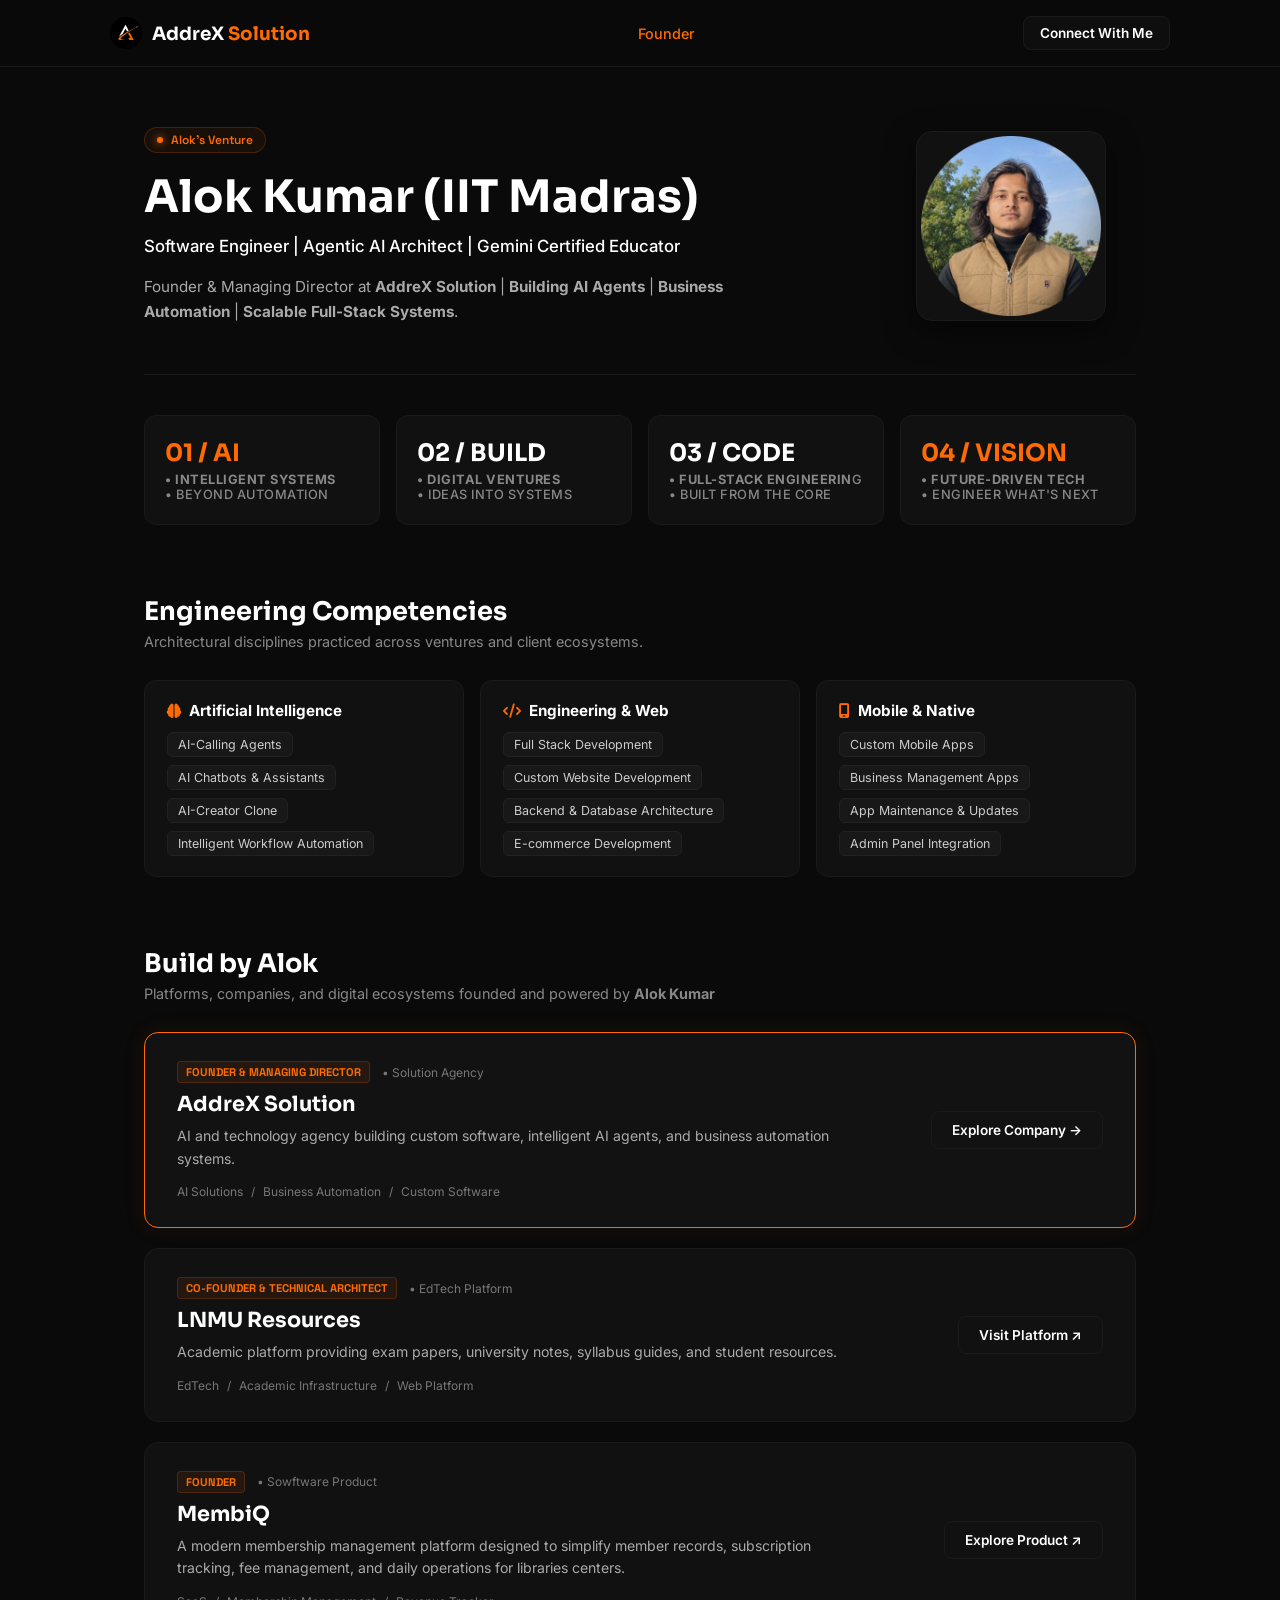
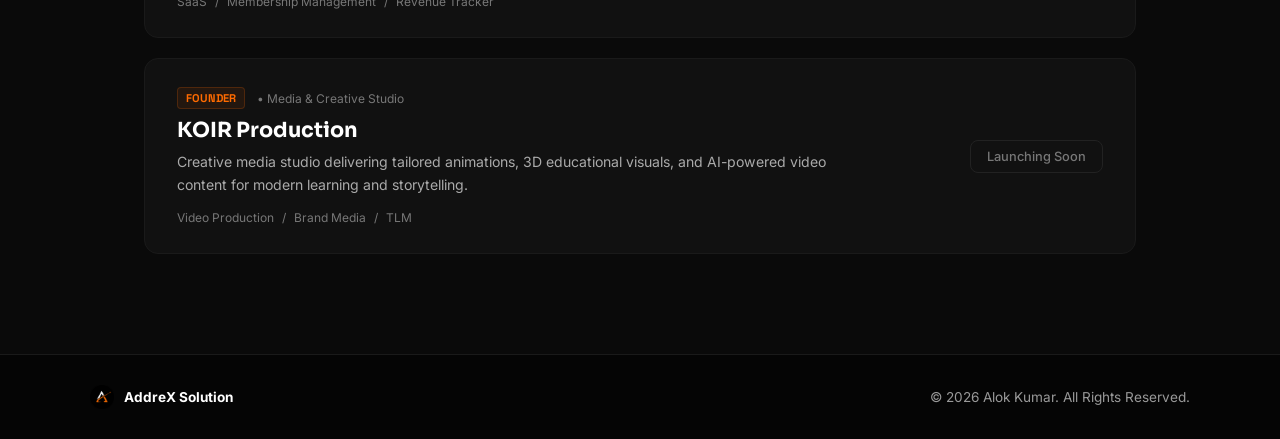
<file: founder.html>
<!DOCTYPE html>
<html lang="en">
<head>
    <meta charset="UTF-8">
    <meta name="viewport" content="width=device-width, initial-scale=1.0">
    <title>Alok Kumar — Founder & Architect | AddreX Ecosystem</title>
    <!-- Fonts -->
    <link rel="preconnect" href="https://fonts.googleapis.com">
    <link rel="preconnect" href="https://fonts.gstatic.com" crossorigin>
    <link href="https://fonts.googleapis.com/css2?family=Inter:wght@400;500;600;700&family=Sora:wght@600;700;800&family=Space+Grotesk:wght@500;700&display=swap" rel="stylesheet">
    <!-- FontAwesome -->
    <link rel="stylesheet" href="https://cdnjs.cloudflare.com/ajax/libs/font-awesome/6.4.0/css/all.min.css">
    <!-- Stylesheet -->
    <link rel="stylesheet" href="style.css">
    
    <style>
        /* ==========================================================================
            EXECUTIVE FOUNDER SUITE STYLING
            ========================================================================== */
        .founder-page-wrap {
            max-width: 1040px;
            margin: 0 auto;
            padding: 60px 24px 100px;
        }

        /* 1. HERO EXECUTIVE SPLIT */
        .exec-hero {
            display: grid;
            grid-template-columns: 1fr 220px;
            gap: 50px;
            align-items: center;
            padding-bottom: 50px;
            border-bottom: 1px solid var(--border, #222);
        }
        .exec-left .status-pill {
            display: inline-flex;
            align-items: center;
            gap: 8px;
            font-family: var(--font-space, 'Space Grotesk', sans-serif);
            font-size: 0.75rem;
            color: #ff6b00;
            background: rgba(255, 107, 0, 0.06);
            border: 1px solid rgba(255, 107, 0, 0.2);
            padding: 4px 12px;
            border-radius: 100px;
            margin-bottom: 20px;
            font-weight: 600;
        }
        .status-pill .dot {
            width: 6px;
            height: 6px;
            background: #ff6b00;
            border-radius: 50%;
            box-shadow: 0 0 8px #ff6b00;
        }
        .exec-name {
            font-family: 'Sora', sans-serif;
            font-size: 2.8rem;
            font-weight: 700;
            line-height: 1.1;
            margin-bottom: 14px;
            color: #fff;
        }
        .exec-title {
            font-size: 1.05rem;
            color: #fff;
            font-weight: 500;
            margin-bottom: 18px;
        }
        .exec-bio {
            color: #aaa;
            font-size: 0.95rem;
            line-height: 1.65;
            max-width: 650px;
        }
        .exec-right {
            text-align: center;
        }
        .exec-avatar {
            width: 190px;
            height: 190px;
            border-radius: 16px;
            border: 1px solid var(--border, #222);
            padding: 4px;
            background: #111;
            box-shadow: 0 10px 30px rgba(0,0,0,0.5);
        }
        .exec-avatar img {
            width: 100%;
            height: 100%;
            border-radius: 12px;
            object-fit: cover;
        }

        /* 2. STATS & CREDENTIALS MATRIX */
        .stats-grid {
            display: grid;
            grid-template-columns: repeat(4, 1fr);
            gap: 16px;
            margin: 40px 0 70px;
        }
        .stat-card {
            background: #111;
            border: 1px solid var(--border, #222);
            padding: 22px 20px;
            border-radius: 12px;
            transition: border-color 0.2s;
        }
        .stat-card:hover {
            border-color: #333;
        }
        .stat-number {
            font-family: 'Sora', sans-serif;
            font-size: 1.5rem;
            font-weight: 700;
            color: #fff;
            margin-bottom: 4px;
        }
        .stat-number.accent {
            color: #ff6b00;
        }
        .stat-label {
            color: #888;
            font-size: 0.8rem;
            font-weight: 500;
            text-transform: uppercase;
            letter-spacing: 0.5px;
        }

        /* 3. CORE TECHNICAL EXPERTISE */
        .section-header-block {
            margin-bottom: 30px;
        }
        .section-header-block h2 {
            font-family: 'Sora', sans-serif;
            font-size: 1.6rem;
            margin-bottom: 6px;
            color: #fff;
        }
        .section-header-block p {
            color: #888;
            font-size: 0.9rem;
        }

        .skills-matrix {
            display: grid;
            grid-template-columns: repeat(3, 1fr);
            gap: 16px;
            margin-bottom: 70px;
        }
        .skill-group {
            background: #111;
            border: 1px solid var(--border, #222);
            padding: 20px 22px;
            border-radius: 12px;
        }
        .skill-group h4 {
            font-size: 0.95rem;
            color: #fff;
            margin-bottom: 12px;
            display: flex;
            align-items: center;
            gap: 8px;
        }
        .skill-group h4 i {
            color: #ff6b00;
            font-size: 0.9rem;
        }
        .skill-tags {
            display: flex;
            flex-wrap: wrap;
            gap: 8px;
        }
        .skill-tag {
            background: #181818;
            color: #ccc;
            font-size: 0.78rem;
            padding: 4px 10px;
            border-radius: 6px;
            border: 1px solid #222;
        }

        /* 4. VENTURES & PLATFORMS (ECOSYSTEM) */
        .ventures-list {
            display: flex;
            flex-direction: column;
            gap: 20px;
        }
        .venture-item {
            background: #111;
            border: 1px solid var(--border, #222);
            border-radius: 14px;
            padding: 28px 32px;
            display: grid;
            grid-template-columns: 1fr auto;
            gap: 24px;
            align-items: center;
            transition: all 0.2s ease;
        }
        .venture-item:hover {
            border-color: rgba(255, 107, 0, 0.4);
            background: #141414;
            transform: translateY(-2px);
        }
        .venture-item.highlight-venture {
            border: 1.5px solid #ff6b00;
            background: #121212;
            box-shadow: 0 0 25px rgba(255, 107, 0, 0.08);
        }
        .venture-meta {
            display: flex;
            align-items: center;
            gap: 12px;
            margin-bottom: 8px;
        }
        .venture-role-badge {
            font-family: var(--font-space, 'Space Grotesk', sans-serif);
            font-size: 0.7rem;
            font-weight: 700;
            color: #ff6b00;
            background: rgba(255, 107, 0, 0.08);
            border: 1px solid rgba(255, 107, 0, 0.2);
            padding: 3px 8px;
            border-radius: 4px;
            text-transform: uppercase;
        }
        .venture-title {
            font-family: 'Sora', sans-serif;
            font-size: 1.3rem;
            color: #fff;
            margin-bottom: 8px;
        }
        .venture-desc {
            color: #aaa;
            font-size: 0.88rem;
            line-height: 1.6;
            margin-bottom: 14px;
            max-width: 680px;
        }
        .venture-stack {
            display: flex;
            gap: 8px;
            align-items: center;
        }
        .stack-dot {
            font-size: 0.75rem;
            color: #777;
        }
        .venture-btn {
            padding: 10px 20px;
            border-radius: 8px;
            background: transparent;
            color: #fff;
            border: 1px solid var(--border, #222);
            text-decoration: none;
            font-size: 0.85rem;
            font-weight: 600;
            white-space: nowrap;
            transition: all 0.2s;
        }
        .venture-btn:hover {
            border-color: #ff6b00;
            color: #ff6b00;
        }
        .status-tag {
            font-size: 0.8rem;
            color: #777;
            font-weight: 500;
            padding: 8px 16px;
            border: 1px solid #222;
            border-radius: 8px;
        }

        /* RESPONSIVE */
        /* @media (max-width: 860px) {
            .exec-hero { grid-template-columns: 1fr; text-align: left; gap: 30px; }
            .exec-right { text-align: left; }
            .exec-avatar { width: 140px; height: 140px; }
            .stats-grid { grid-template-columns: repeat(2, 1fr); }
            .skills-matrix { grid-template-columns: 1fr; }
            .venture-item { grid-template-columns: 1fr; }
        } */
         /* RESPONSIVE FIX FOR MOBILE */
    @media (max-width: 860px) {
        .exec-hero { 
            grid-template-columns: 1fr; 
            text-align: center; /* Saara text center ho jayega */
            gap: 30px; 
        }
        .exec-left {
            display: flex;
            flex-direction: column;
            align-items: center; /* Text aur status pill center mein aa jayenge */
        }
        .exec-bio {
            text-align: center;
        }
        .exec-right { 
            text-align: center; 
            display: flex;
            justify-content: center;
        }
        .exec-avatar { 
            width: 160px; 
            height: 160px; 
            margin: 0 auto; /* Photo bilkul beech (center) mein aa jayegi */
        }
        .stats-grid { 
            grid-template-columns: repeat(2, 1fr); 
        }
        .skills-matrix { 
            grid-template-columns: 1fr; 
        }
        .venture-item { 
            grid-template-columns: 1fr; 
        }
    }
    </style>
</head>
<body>

    <!-- NAVBAR -->
    <nav class="navbar">
        <div class="nav-container">
            <a href="index.html" class="logo-area">
                <img src="logowithouname.png" alt="AddreX Logo" class="nav-logo">
                <span class="brand-name">AddreX <span class="accent">Solution</span></span>
            </a>
            <div class="nav-links">
                <!-- <a href="index.html">Home</a> -->
                <!-- <a href="index.html#plans">Plans</a> -->
                <!-- <a href="index.html#expertise">Expertise</a> -->
                <a href="founder.html" style="color: #ff6b00;">Founder</a>
                <!-- <a href="index.html#contact">Contact</a> -->
            </div>
            <a href="mailto:contact.alokkumar.in@gmail.com" class="nav-btn">Connect With Me</a>
        </div>
    </nav>

    <!-- MAIN FOUNDER EXECUTIVE VIEW -->
    <main class="founder-page-wrap">
        
        <!-- 1. EXECUTIVE HEADER -->
        <header class="exec-hero">
            <div class="exec-left">
                <div class="status-pill">
                    <span class="dot"></span>Alok's Venture
                </div>
                <h1 class="exec-name">Alok Kumar (IIT Madras)</h1>
                <p class="exec-title">
                Software Engineer | Agentic AI Architect | Gemini Certified Educator 
                </p>
                <p class="exec-bio">
                    Founder & Managing Director at <b>AddreX Solution</b> | <b>Building AI Agents</b> | <b>Business Automation</b> | <b>Scalable Full-Stack Systems</b>.
                </p>
            </div>
            <div class="exec-right">
                <div class="exec-avatar">
                    <!-- Updated Founder Image Name: foundermore.png -->
                    <img src="foundermore.png" alt="Alok Kumar">
                </div>
            </div>
        </header>

        <!-- 2. HIGH-IMPACT CREDENTIALS & METRICS -->
        <section class="stats-grid">
            <div class="stat-card">
                <div class="stat-number accent">01 / AI</div>
                <div class="stat-label"><b> • Intelligent Systems</b></div>
                <div class="stat-label"> • BEYOND AUTOMATION</div>
            </div>
            <div class="stat-card">
                <div class="stat-number">02 / BUILD</div>
                <div class="stat-label"><b>• Digital Ventures</b></div>
                <div class="stat-label">• IDEAS INTO SYSTEMS</div>
            </div>
            <div class="stat-card">
                <div class="stat-number">03 / CODE</div>
                <div class="stat-label"><b>• Full-Stack Engineerin</b>g</div>
                <div class="stat-label">• BUILT FROM THE CORE</div>
            </div>
            <div class="stat-card">
                <div class="stat-number accent">04 / VISION</div>
                <div class="stat-label"><b>• Future-Driven Tech</b></div>
                <div class="stat-label">• ENGINEER WHAT'S NEXT</div>
            </div>
        </section>

        <!-- 3. TECHNICAL MATRIX -->
        <section>
            <div class="section-header-block">
                <h2>Engineering Competencies</h2>
                <p>Architectural disciplines practiced across ventures and client ecosystems.</p>
            </div>
            <div class="skills-matrix">
                <div class="skill-group">
                    <h4><i class="fa-solid fa-brain"></i> Artificial Intelligence</h4>
                    <div class="skill-tags">
                        <span class="skill-tag">AI-Calling Agents</span>
                        <span class="skill-tag">AI Chatbots & Assistants</span>
                        <span class="skill-tag">AI-Creator Clone</span>
                        <span class="skill-tag">Intelligent Workflow Automation</span>
                    </div>
                </div>
                <div class="skill-group">
                    <h4><i class="fa-solid fa-code"></i> Engineering & Web</h4>
                    <div class="skill-tags">
                        <span class="skill-tag">Full Stack Development</span>
                        <span class="skill-tag">Custom Website Development</span>
                        <span class="skill-tag">Backend & Database Architecture</span>
                        <span class="skill-tag">E-commerce Development</span>
                    </div>
                </div>
                <div class="skill-group">
                    <h4><i class="fa-solid fa-mobile-screen"></i> Mobile & Native</h4>
                    <div class="skill-tags">
                        <span class="skill-tag">Custom Mobile Apps</span>
                        <span class="skill-tag">Business Management Apps</span>
                        <span class="skill-tag">App Maintenance & Updates</span>
                        <span class="skill-tag">Admin Panel Integration</span>
                    </div>
                </div>
            </div>
        </section>

        <!-- 4. VENTURE ECOSYSTEM -->
        <section>
            <div class="section-header-block">
                <h2>Build by Alok</h2>
                <p>Platforms, companies, and digital ecosystems founded and powered by <b>Alok Kumar</b></p>
            </div>

            <div class="ventures-list">
    <!-- Venture 1: AddreX Solution -->
                <div class="venture-item highlight-venture">
                    <div>
                        <div class="venture-meta">
                            <span class="venture-role-badge">Founder & Managing Director</span>
                            <span class="stack-dot">• Solution Agency</span>
                        </div>
                        <h3 class="venture-title">AddreX Solution</h3>
                        <p class="venture-desc">
                        AI and technology agency building custom software, intelligent AI agents, and business automation systems.    
                        </p>
                        <div class="venture-stack">
                            <span class="stack-dot">AI Solutions</span>
                            <span class="stack-dot">/</span>
                            <span class="stack-dot">Business Automation</span>
                            <span class="stack-dot">/</span>
                            <span class="stack-dot">Custom Software</span>
                        </div>
                    </div>
                    <a href="index.html" class="venture-btn">Explore Company →</a>
                </div>

                <!-- Venture 2: LNMU Resources -->
                <div class="venture-item">
                    <div>
                        <div class="venture-meta">
                            <span class="venture-role-badge">Co-Founder & Technical Architect</span>
                            <span class="stack-dot">• EdTech Platform</span>
                        </div>
                        <h3 class="venture-title">LNMU Resources</h3>
                        <p class="venture-desc">
                        Academic platform providing exam papers, university notes, syllabus guides, and student resources.    
                        </p>
                        <div class="venture-stack">
                            <span class="stack-dot">EdTech</span>
                            <span class="stack-dot">/</span>
                            <span class="stack-dot">Academic Infrastructure</span>
                            <span class="stack-dot">/</span>
                            <span class="stack-dot">Web Platform</span>
                        </div>
                    </div>
                    <a href="https://lnmuresources.online" target="_blank" class="venture-btn">Visit Platform ↗</a>
                </div>


<!-- #membiq section adding code  -->
                <!-- Venture : Membiq(SAAS product for library management system) -->
                <div class="venture-item">
                    <div>
                        <div class="venture-meta">
                            <span class="venture-role-badge">Founder</span>
                            <span class="stack-dot">• Sowftware Product</span>
                        </div>
                        <h3 class="venture-title">MembiQ</h3>
                        <p class="venture-desc">
                        A modern membership management platform designed
                        to simplify member records, subscription tracking,
                        fee management, and daily operations for libraries
                        centers.    
                        </p>
                        <div class="venture-stack">
                            <span class="stack-dot">SaaS</span>
                            <span class="stack-dot">/</span>
                            <span class="stack-dot">Membership Management</span>
                            <span class="stack-dot">/</span>
                            <span class="stack-dot">Revenue Tracker</span>
                        </div>
                    </div>
                    <a href="https://alokkumariitm.github.io/membiq_website_code/" target="_blank" class="venture-btn">Explore Product ↗</a>
                </div>

                <!-- Venture 3: KOIR Production -->
                <div class="venture-item">
                    <div>
                        <div class="venture-meta">
                            <span class="venture-role-badge">Founder</span>
                            <span class="stack-dot">• Media & Creative Studio</span>
                        </div>
                        <h3 class="venture-title">KOIR Production</h3>
                        <p class="venture-desc">
                        Creative media studio delivering tailored animations, 3D educational visuals, and AI-powered video content for modern learning and storytelling.    
                        </p>
                        <div class="venture-stack">
                            <span class="stack-dot">Video Production</span>
                            <span class="stack-dot">/</span>
                            <span class="stack-dot">Brand Media</span>
                            <span class="stack-dot">/</span>
                            <span class="stack-dot">TLM</span>
                        </div>
                    </div>
                    <span class="status-tag">Launching Soon</span>
                </div>
            </div>
        </section>

    </main>

    <!-- MINIMAL EXECUTIVE FOOTER -->
    <footer class="footer">
        <div class="footer-wrap">
            <div class="f-left">
                <img src="logowithouname.png" alt="Logo">
                <span><strong>AddreX Solution</strong></span>
            </div>
            <p>&copy; 2026 Alok Kumar. All Rights Reserved.</p>
            
        </div>
    </footer>

</body>
</html>
</file>
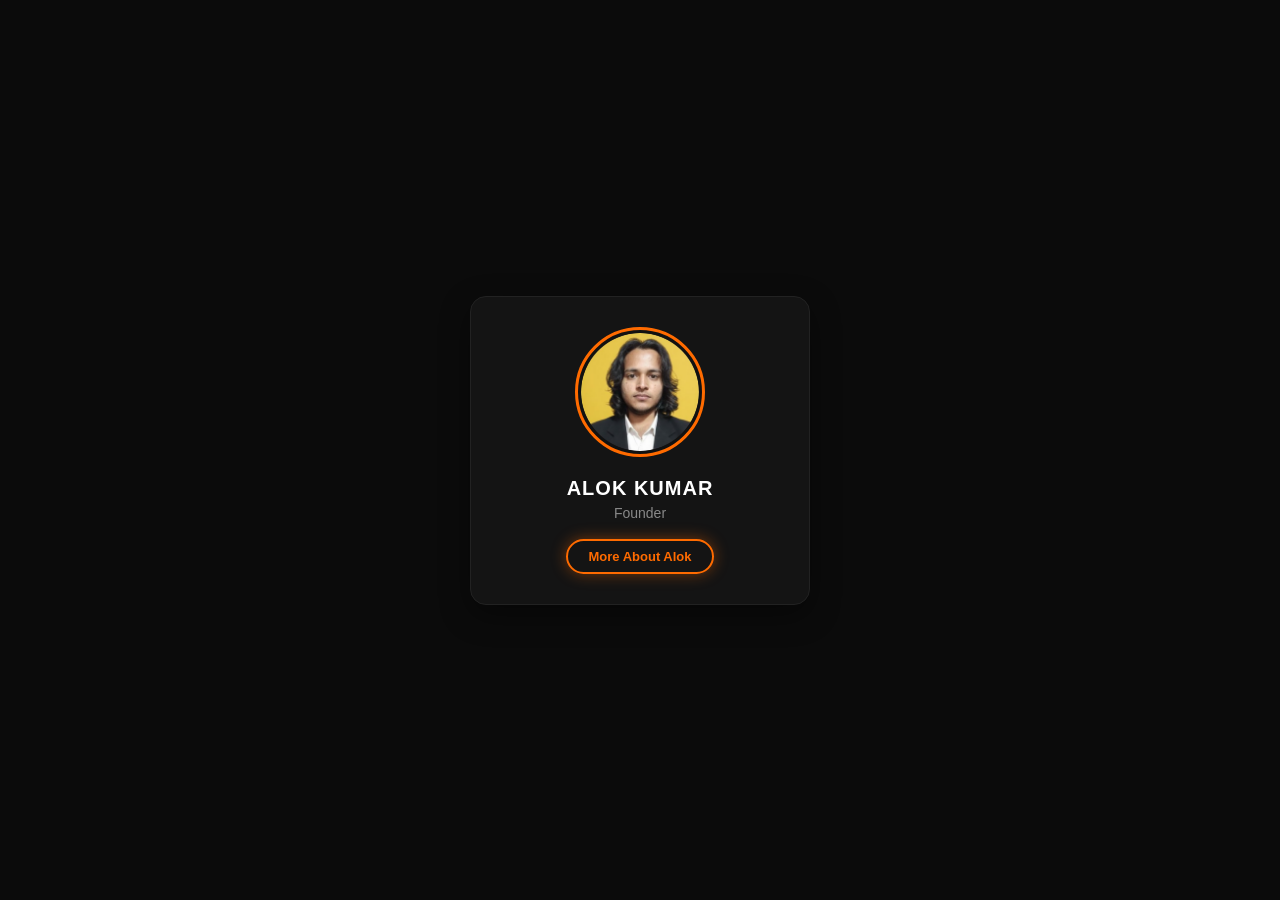
<file: moreaboutcard.html>
<!DOCTYPE html>
<html lang="en">
<head>
    <meta charset="UTF-8">
    <meta name="viewport" content="width=device-width, initial-scale=1.0">
    <title>More About Alok</title>
    <!-- CSS file link -->
    <link rel="stylesheet" href="moreaboutcard.css">
    <!-- FontAwesome icons link -->
    <link rel="stylesheet" href="https://cdnjs.cloudflare.com/ajax/libs/font-awesome/6.4.0/css/all.min.css">
</head>
<body>

    <!-- Founder Card Component Container -->
    <div class="about-right">
        <div class="founder-box">
            <div class="avatar-wrap">
                <img src="alok.png" alt="Alok Kumar">
            </div>
            <h3>ALOK KUMAR</h3>
            <p class="role">Founder</p>
            <!-- Orange Glowing Button -->
            <a href="alok-profile.html" class="founder-btn">More About Alok</a>
        </div>
    </div>

    <!-- JS file link -->
    <script src="moreaboutcard.js"></script>
</body>
</html>
</file>
<file: style.css>
/* ==========================================================================
   ADDREX TIGHT LUXURY THEME Engine - FIXED STRUCTURAL SIZES
   ========================================================================== */

:root {
    --bg-dark: #0a0a0a;
    --bg-surface: #111111;
    --orange: #ff6b00;
    --border: #1a1a1a;
    --text-main: #ffffff;
    --text-grey: #999999;
}

* {
    margin: 0;
    padding: 0;
    box-sizing: border-box;
    scroll-behavior: smooth;
}

body {
    background-color: var(--bg-dark);
    color: var(--text-main);
    font-family: 'Inter', sans-serif;
    overflow-x: hidden;
}

/* GLOBAL RESPONSIVE MAX-WIDTH CONTAINER (Yeh loose spacing theek karega) */
.section-container {
    width: 100%;
    max-width: 1100px;
    margin: 0 auto;
    padding: 0 20px;
}

.accent { color: var(--orange); }
.text-orange { color: var(--orange); }

/* SUBTLE BACKGLOW */
.bg-glow {
    position: absolute;
    width: 400px;
    height: 400px;
    background: radial-gradient(circle, rgba(255, 107, 0, 0.04) 0%, transparent 70%);
    top: 0; left: 50%; transform: translateX(-50%);
    pointer-events: none;
    z-index: 0;
}

/* STICKY NAVBAR */
.navbar {
    position: sticky;
    top: 0;
    width: 100%;
    background: rgba(10, 10, 10, 0.95);
    backdrop-filter: blur(10px);
    border-bottom: 1px solid var(--border);
    padding: 16px 0;
    z-index: 1000;
}
.nav-container {
    max-width: 1100px;
    margin: 0 auto;
    padding: 0 20px;
    display: flex;
    justify-content: space-between;
    align-items: center;
}
.logo-area {
    display: flex;
    align-items: center;
    gap: 10px;
    text-decoration: none;
    color: #fff;
}
.nav-logo { height: 32px; width: auto; }
.brand-name { font-family: 'Sora', sans-serif; font-size: 1.15rem; font-weight: 700; }
.nav-links { display: flex; gap: 24px; }
.nav-links a { color: var(--text-grey); text-decoration: none; font-size: 0.9rem; font-weight: 500; transition: color 0.2s; }
.nav-links a:hover { color: #fff; }
.nav-btn {
    border: 1px solid var(--border);
    padding: 8px 16px;
    border-radius: 8px;
    color: #fff;
    font-size: 0.85rem;
    text-decoration: none;
    font-weight: 600;
    background: rgba(255,255,255,0.02);
    transition: all 0.2s;
}
.nav-btn:hover { border-color: var(--orange); color: var(--orange); }

/* HERO SECTION - TIGHT COMPACT GRID */
.hero {
    min-height: 70vh;
    display: flex;
    align-items: center;
    justify-content: center;
    text-align: center;
    padding: 60px 20px;
}
.hero-container { max-width: 780px; }
.badge {
    font-family: 'Space Grotesk', sans-serif;
    font-size: 0.72rem;
    font-weight: 700;
    color: var(--orange);
    background: rgba(255, 107, 0, 0.08);
    border: 1px solid rgba(255, 107, 0, 0.2);
    padding: 6px 14px;
    border-radius: 100px;
    letter-spacing: 1px;
    display: inline-block;
    margin-bottom: 20px;
}
.hero-title {
    font-family: 'Sora', sans-serif;
    font-size: 3.2rem;
    line-height: 1.15;
    font-weight: 700;
    margin-bottom: 20px;
}
.hero-desc {
    color: var(--text-grey);
    font-size: 1.05rem;
    line-height: 1.55;
    margin-bottom: 32px;
}
.hero-btns { display: flex; justify-content: center; gap: 14px; }

/* THE EXACT BUTTON ENGINE */
.btn {
    padding: 12px 28px;
    border-radius: 10px;
    font-weight: 600;
    font-size: 0.92rem;
    text-decoration: none;
    display: inline-flex;
    align-items: center;
    gap: 8px;
    transition: all 0.2s ease;
}
.btn-solid { background: var(--orange); color: #000; }
.btn-solid:hover { background: #e05e00; }
.btn-outline { border: 1px solid var(--border); color: #fff; }
.btn-outline:hover { background: rgba(255,255,255,0.02); border-color: var(--text-grey); }

/* STRUCTURAL CONTENT GRID SYSTEM */
.grid-2 {
    display: grid;
    grid-template-columns: 1.1fr 0.9fr;
    gap: 50px;
    align-items: center;
}
.content-box {
    background: #0d0d0d;
    border: 1px solid var(--border);
    border-radius: 20px;
    padding: 50px 40px;
}
.center-title { font-family: 'Sora', sans-serif; font-size: 2.2rem; text-align: center; margin-bottom: 8px; }
.center-subtitle { color: var(--text-grey); text-align: center; font-size: 0.95rem; margin-bottom: 40px; }

/* ABOUT SECTION */
.about { padding: 80px 0; }
.about-left h2 { font-family: 'Sora', sans-serif; font-size: 2.4rem; margin-bottom: 20px; line-height: 1.2; }
.about-left p { color: var(--text-grey); line-height: 1.6; margin-bottom: 16px; font-size: 0.95rem; }
.focus-area h3 { font-size: 1.15rem; margin: 20px 0 12px; }
.focus-list { list-style: none; }
.focus-list li { display: flex; align-items: center; gap: 10px; margin-bottom: 10px; font-size: 0.92rem; }
.focus-list li i { color: var(--orange); }
.mission { border-left: 2px solid var(--orange); padding-left: 14px; font-style: italic; margin-top: 20px; }
.founder-box { background: #121212; border: 1px solid var(--border); padding: 35px; border-radius: 20px; text-align: center; }
.avatar-wrap { width: 130px; height: 130px; border-radius: 50%; border: 2px solid var(--orange); margin: 0 auto 20px; padding: 4px; }
.avatar-wrap img { width: 100%; height: 100%; border-radius: 50%; object-fit: cover; }
.role { color: var(--text-grey); font-size: 0.9rem; margin-top: 4px; }

/* TEAM GRID */
.team { padding: 60px 0; }
.team-grid { display: grid; grid-template-columns: repeat(auto-fit, minmax(200px, 1fr)); gap: 20px; margin-top: 30px; }
.team-card { background: #121212; border: 1px solid var(--border); padding: 24px; border-radius: 14px; text-align: center; }
.member-img { width: 80px; height: 80px; border-radius: 50%; margin: 0 auto 14px; background: #1a1a1a; }
.member-img img { width: 100%; height: 100%; border-radius: 50%; }
.team-card h4 { font-size: 1.1rem; margin-bottom: 4px; }
.team-card p { font-size: 0.85rem; }

/* EXACT SCREEN MATCH PRICING MECHANISM (From image_3c7966.png) */
.plans { padding: 80px 0; }
.plans-grid { display: grid; grid-template-columns: repeat(auto-fit, minmax(240px, 1fr)); gap: 20px; }
.plan-card {
    background: var(--bg-surface);
    border: 1px solid var(--border);
    border-radius: 16px;
    padding: 35px 24px;
    position: relative;
    display: flex;
    flex-direction: column;
    justify-content: space-between;
}
/* Highlight/Featured Card Core Sync */
.plan-card.featured {
    border: 1.5px solid var(--orange) !important;
    box-shadow: 0 0 25px rgba(255, 107, 0, 0.08);
}
.card-tag {
    position: absolute;
    top: -12px; left: 50%; transform: translateX(-50%);
    background: var(--orange); color: #000;
    font-family: var(--font-space); font-weight: 700; font-size: 0.68rem;
    padding: 4px 12px; border-radius: 6px; letter-spacing: 0.5px;
}
.plan-card h3 { font-size: 1.2rem; font-weight: 600; margin-bottom: 14px; color: #fff; }
.plan-card .price { font-size: 2.2rem; font-weight: 700; margin-bottom: 20px; }
.plan-card .price::before { content: '₹'; font-size: 1.8rem; margin-right: 2px; }
.features { list-style: none; border-top: 1px solid var(--border); padding-top: 20px; margin-bottom: 24px; }
.features li { margin-bottom: 12px; color: #d1d1d1; font-size: 0.88rem; display: flex; align-items: center; gap: 10px; }
.features li i { color: var(--orange); font-size: 0.95rem; }
.card-btn {
    display: block; text-align: center; width: 100%; padding: 12px; border-radius: 10px;
    text-decoration: none; font-weight: 600; font-size: 0.9rem;
    background: transparent; color: var(--orange); border: 1px solid rgba(255,107,0,0.25);
    transition: all 0.2s;
}
.card-btn:hover { border-color: var(--orange); background: rgba(255,107,0,0.03); }
.featured .card-btn { background: var(--orange) !important; color: #000 !important; border: 1px solid var(--orange) !important; }
.featured .card-btn:hover { background: #e05e00 !important; }

/* CONCISE BANNER INTERPRETATION */
.banner-section { padding: 40px 20px; }
.banner-box { max-width: 1060px; margin: 0 auto; background: var(--bg-surface); border: 1px solid var(--border); border-radius: 16px; padding: 40px; text-align: center; }
.banner-box h2 { font-size: 1.8rem; margin-bottom: 8px; }
.banner-box p { color: var(--text-grey); font-size: 0.95rem; margin-bottom: 24px; }
.banner-btns { display: flex; justify-content: center; gap: 14px; }

/* EXPERTISE WORK LAYOUT GRID */
.expertise { padding: 80px 0; }
.expertise-grid { display: grid; grid-template-columns: repeat(auto-fit, minmax(240px, 1fr)); gap: 20px; }
.exp-card { background: var(--bg-surface); border: 1px solid var(--border); padding: 28px; border-radius: 14px; cursor: pointer; transition: all 0.25s; }
.exp-card:hover { border-color: #333; background: #161616; transform: translateY(-2px); }
.exp-icon { font-size: 1.5rem; color: var(--orange); margin-bottom: 16px; }
.exp-card h3 { font-size: 1.1rem; margin-bottom: 8px; }
.exp-card p { color: var(--text-grey); font-size: 0.85rem; line-height: 1.5; margin-bottom: 16px; }
.view-text { font-size: 0.82rem; color: var(--orange); font-weight: 600; }

/* REVIEWS MARQUEE ENGINE */
.reviews { padding: 60px 0; }
.marquee-window { overflow: hidden; width: 100%; position: relative; margin-top: 20px; }
.marquee-inner { display: flex; gap: 20px; width: max-content; animation: scrollMarquee 28s linear infinite; }
.review-box { background: #121212; border: 1px solid var(--border); padding: 24px; border-radius: 14px; width: 300px; }
.stars { color: var(--orange); font-size: 0.85rem; margin-bottom: 8px; }
.review-box p { font-size: 0.85rem; color: #d1d1d1; line-height: 1.4; margin-bottom: 12px; }
.review-box h4 { font-size: 0.9rem; color: #fff; }

/* CONTACT MANAGEMENT SYSTEMS */
.contact { padding: 80px 0; }
.contact-grid { display: grid; grid-template-columns: repeat(auto-fit, minmax(260px, 1fr)); gap: 20px; margin: 30px 0; }
.c-card { background: var(--bg-surface); border: 1px solid var(--border); padding: 30px 20px; border-radius: 14px; text-align: center; text-decoration: none; color: inherit; transition: border-color 0.2s; }
.c-card:hover { border-color: var(--orange); }
.c-card i { font-size: 1.8rem; color: var(--orange); margin-bottom: 14px; }
.c-card h3 { font-size: 1.1rem; margin-bottom: 6px; }
.c-card p { color: var(--text-grey); font-size: 0.88rem; }
.socials { text-align: center; margin-top: 30px; }
.social-icon, .socials a { color: var(--text-grey); font-size: 1.2rem; margin: 0 10px; transition: color 0.2s; }
.socials a:hover { color: var(--orange); }

/* FOOTER ARCHITECTURE */
.footer { border-top: 1px solid var(--border); padding: 30px 20px; background: #050505; }
.footer-wrap { max-width: 1100px; margin: 0 auto; display: flex; justify-content: space-between; align-items: center; color: var(--text-grey); font-size: 0.85rem; }
.f-left { display: flex; align-items: center; gap: 10px; color: #fff; }
.f-left img { height: 24px; width: auto; }

/* FIXED FLOATING BUTTON WHATSAPP */
.wsp-float { position: fixed; bottom: 30px; right: 30px; width: 54px; height: 54px; background: #25D366; color: #fff; border-radius: 50%; display: flex; align-items: center; justify-content: center; font-size: 26px; box-shadow: 0 8px 20px rgba(37,211,102,0.25); z-index: 999; text-decoration: none; }

@keyframes scrollMarquee {
    0% { transform: translateX(0); }
    100% { transform: translateX(-50%); }
}

/* SMART DEVICE QUERY CONFIGURATION */
@media (max-width: 900px) {
    .hero-title { font-size: 2.3rem; }
    .grid-2 { grid-template-columns: 1fr; gap: 40px; }
    .nav-links { display: none; }
}
/* ==========================================================================
   FAQ ACCORDION STYLE SYSTEM
   ========================================================================== */
.faq { padding: 60px 0; }
.faq-container { display: flex; flex-direction: column; gap: 14px; margin-top: 20px; }
.faq-item {
    border: 1px solid var(--border);
    background: #121212;
    border-radius: 12px;
    overflow: hidden;
    transition: border-color 0.25s;
}
.faq-item:hover { border-color: #333; }
.faq-item.active { border-color: var(--orange); }
.faq-question {
    padding: 22px 28px;
    display: flex;
    justify-content: space-between;
    align-items: center;
    cursor: pointer;
    user-select: none;
}
.faq-question h3 { font-size: 1.05rem; font-weight: 600; color: #fff; }
.faq-icon { color: var(--text-grey); font-size: 0.9rem; transition: transform 0.3s, color 0.3s; }
.faq-item.active .faq-icon { transform: rotate(45deg); color: var(--orange); }
.faq-answer {
    max-height: 0;
    overflow: hidden;
    transition: max-height 0.3s ease-out, padding 0.3s ease-out;
    padding: 0 28px;
}
.faq-answer p { color: var(--text-grey); font-size: 0.92rem; line-height: 1.6; padding-bottom: 22px; }
/* ==========================================================================
   SPECIAL ORANGE GLOW FAQ HIGHLIGHT
   ========================================================================== */
.faq-item.special-glow-faq {
    border: 1.5px solid var(--orange) !important;
    background: rgba(255, 107, 0, 0.02) !important;
    box-shadow: 0 0 25px rgba(255, 107, 0, 0.15), 
                inset 0 0 15px rgba(255, 107, 0, 0.05) !important;
    transition: box-shadow 0.3s ease, background-color 0.3s ease;
}

.faq-item.special-glow-faq:hover {
    background: rgba(255, 107, 0, 0.04) !important;
    box-shadow: 0 0 35px rgba(255, 107, 0, 0.25), 
                inset 0 0 20px rgba(255, 107, 0, 0.08) !important;
}

/* Question text in special box is always sharp and clean */
.faq-item.special-glow-faq .faq-question h3 {
    color: var(--orange) !important;
    font-weight: 700;
}

.faq-item.special-glow-faq .faq-icon {
    color: var(--orange) !important;
}
/* ==========================================================================
   MATTE BLACK EXPERTISE CORE LAYOUT - ROUNDED CORNERS WITH ORANGE GLOW
   ========================================================================== */
.expertise {
    padding: 80px 0;
    position: relative;
    z-index: 1;
}

.expertise-grid {
    display: grid;
    grid-template-columns: repeat(auto-fit, minmax(280px, 1fr));
    gap: 24px;
    margin-top: 40px;
}

.exp-card {
    background-color: #121212; /* Clean exact matte black color */
    border: 1px solid #1a1a1a; /* Subtle baseline frame */
    border-radius: 16px; /* Smooth professional rounded corners */
    padding: 35px 28px;
    cursor: pointer;
    display: flex;
    flex-direction: column;
    justify-content: space-between;
    position: relative;
    transition: transform 0.25s cubic-bezier(0.16, 1, 0.3, 1), 
                border-color 0.25s ease, 
                box-shadow 0.25s ease;
}

/* Dynamic handling for corner glows on interaction matrix */
.exp-card:hover {
    transform: translateY(-4px);
    background-color: #161616; /* Slick inner surface shift */
    border-color: rgba(255, 107, 0, 0.45); /* Orange border touch activation */
    
    /* Subtle neon cloud concentrated on rounded card profiles */
    box-shadow: 0 12px 30px rgba(0, 0, 0, 0.6), 
                0 0 20px rgba(255, 107, 0, 0.08);
}

.exp-icon {
    font-size: 1.6rem;
    color: #ff6b00; /* Core signature brand orange */
    margin-bottom: 20px;
    display: inline-block;
}

.exp-card h3 {
    font-family: 'Sora', sans-serif;
    font-size: 1.25rem;
    font-weight: 600;
    color: #ffffff;
    margin-bottom: 12px;
    letter-spacing: -0.02em;
}

.exp-card p {
    color: #999999;
    font-size: 0.88rem;
    line-height: 1.6;
    margin-bottom: 24px;
}

.view-text {
    font-size: 0.85rem;
    color: #ff6b00;
    font-weight: 600;
    transition: letter-spacing 0.2s ease;
}

.exp-card:hover .view-text {
    letter-spacing: 0.8px;
}
/* ==============================
   Need Just One Service Banner
   ============================== */

.banner-section{
    width:100%;
    padding:80px 20px;
    display:flex;
    justify-content:center;
    align-items:center;
}

.banner-box{
    width:100%;
    max-width:1200px;

    background:#FFF8EC;           /* Cream Background */
    border:2px solid #F4B400;     /* Golden Border */
    border-radius:14px;

    padding:60px 40px;
    text-align:center;

    box-sizing:border-box;
    transition:.3s ease;
}

.banner-box:hover{
    box-shadow:0 15px 40px rgba(0,0,0,.08);
}

.banner-box h2{
    font-size:48px;
    font-weight:800;
    color:#111;
    margin-bottom:20px;
    line-height:1.2;
}

.banner-box p{
    font-size:20px;
    color:#555;
    max-width:850px;
    margin:0 auto 40px;
    line-height:1.7;
}

.banner-btns{
    display:flex;
    justify-content:center;
    align-items:center;
    gap:20px;
    flex-wrap:wrap;
}

.banner-btns .btn{
    display:inline-flex;
    align-items:center;
    justify-content:center;
    gap:10px;

    padding:16px 34px;

    border-radius:10px;
    text-decoration:none;

    font-size:18px;
    font-weight:700;

    transition:.3s ease;
}

/* Orange Button */

.banner-btns .btn-solid{
    background:#FF7A00;
    color:#fff;
    border:none;
}

.banner-btns .btn-solid:hover{
    background:#E66900;
    transform:translateY(-2px);
}

/* White Button */ /*this is the brown one service button css file for custom design*/

.banner-btns .btn-outline{
    background:#fff;
    color:#111;
    border:2px solid #ddd;
}

.banner-btns .btn-outline:hover{
    border-color:#FF7A00;
    color:#FF7A00;
    transform:translateY(-2px);
}

@media (max-width:768px){

    .banner-box{
        padding:40px 25px;
    }

    .banner-box h2{
        font-size:32px;
    }

    .banner-box p{
        font-size:16px;
    }

    .banner-btns{
        flex-direction:column;
    }

    .banner-btns .btn{
        width:100%;
    }

}

/*CSS FOR THE REVIEWS SECTION*/
/* ==========================================================================
   MOVING REVIEWS SECTION STYLES (ORANGE GLOW THEME)
   ========================================================================== */
.reviews-section {
  padding: 80px 0;
  background: transparent; /* Taaki aapka main bg-glow iske peeche bhi dikhe */
  position: relative;
}

/* Outer Container: Hide horizontal overflow */
.review-marquee-container {
  overflow: hidden;
  width: 100%;
  padding: 40px 0;
  position: relative;
}

/* Premium Side-Blur Fade Effect */
.review-marquee-container::before,
.review-marquee-container::after {
  content: "";
  height: 100%;
  position: absolute;
  top: 0;
  width: 150px;
  z-index: 2;
  pointer-events: none;
}
.review-marquee-container::before {
  left: 0;
  background: linear-gradient(to right, #0d1117 10%, transparent);
}
.review-marquee-container::after {
  right: 0;
  background: linear-gradient(to left, #0d1117 10%, transparent);
}

/* Horizontal Animation Track */
.marquee-track {
  display: flex;
  width: max-content;
  animation: scrollMarquee 30s linear infinite;
}

/* Pause animation on hover */
.marquee-track:hover {
  animation-play-state: paused;
}

/* Sharp Rectangle UI Cards matching AddreX Theme */
.review-card {
  background: #161b22; /* Card color dark theme */
  width: 340px;
  margin: 0 20px;
  padding: 30px;
  border-radius: 4px; /* Pure crisp rectangle style */
  border: 1px solid #30363d;
  box-shadow: 0 8px 32px rgba(0, 0, 0, 0.4);
  transition: transform 0.3s ease, border-color 0.3s ease, box-shadow 0.3s ease;
  flex-shrink: 0;
  display: flex;
  flex-direction: column;
}

/* Hover effect with Orange Border and Orange Neon Glow */
.review-card:hover {
  transform: translateY(-8px);
  border-color: #ff6a00; /* Neon Orange border */
  box-shadow: 0 12px 40px rgba(255, 106, 0, 0.25); /* Rich Orange Glow */
}

/* Review Elements */
.stars {
  color: #ffc107; /* Gold yellow rating stars */
  font-size: 1.1rem;
  margin-bottom: 12px;
  letter-spacing: 2px;
}

.review-card h3 {
  color: #ffffff;
  font-family: 'Space Grotesk', sans-serif;
  font-size: 1.25rem;
  margin: 5px 0;
}

/* Badge with Orange tint and border */
.review-card .badge {
  display: inline-block;
  align-self: flex-start;
  background: rgba(255, 106, 0, 0.1); /* Subtle orange fill */
  color: #ff8c3a; /* Sharp orange readable text */
  padding: 4px 10px;
  font-size: 0.75rem;
  font-weight: 600;
  border-radius: 4px;
  margin-bottom: 15px;
  border: 1px solid rgba(255, 106, 0, 0.25);
  text-transform: uppercase;
  letter-spacing: 0.5px;
}

.review-card p {
  color: #c9d1d9;
  font-family: 'Inter', sans-serif;
  font-size: 0.9rem;
  line-height: 1.6;
  margin: 0;
}

/* Smooth Linear Continuous Loop Animation */
@keyframes scrollMarquee {
  0% {
    transform: translateX(0);
  }
  100% {
    transform: translateX(-50%);
  }
}


/*extra style for the card section */

/* Founder Box Final Styling */
.founder-box {
    background: #141414;
    border: 1px solid #222;
    border-radius: 16px;
    padding: 30px 25px;
    text-align: center;
    max-width: 340px;
    margin: 0 auto;
    box-shadow: 0 10px 30px rgba(0, 0, 0, 0.4);
}

.avatar-wrap {
    width: 130px;
    height: 130px;
    margin: 0 auto 20px;
    border-radius: 50%;
    border: 3px solid #ff6b00;
    overflow: hidden;
    background: #111;
    padding: 3px;
}

.avatar-wrap img {
    width: 100%;
    height: 100%;
    object-fit: cover;
    border-radius: 50%;
}

.founder-box h3 {
    font-family: 'Sora', sans-serif;
    font-size: 20px;
    letter-spacing: 1px;
    margin-bottom: 5px;
    color: #fff;
}

.founder-box .role {
    color: #888;
    font-size: 14px;
    margin-bottom: 18px;
}

/* "More About Alok" Glowing Button */
.founder-btn {
    display: inline-block;
    padding: 8px 20px;
    background: transparent;
    color: #ff6b00;
    border: 2px solid #ff6b00;
    border-radius: 30px;
    font-weight: 600;
    font-size: 13px;
    text-decoration: none;
    text-align: center;
    box-shadow: 0 0 15px rgba(255, 107, 0, 0.4);
    transition: all 0.3s ease-in-out;
}

.founder-btn:hover {
    background: #ff6b00;
    color: #fff;
    box-shadow: 0 0 25px rgba(255, 107, 0, 0.8);
    transform: translateY(-2px);
}
</file>
<file: moreaboutcard.css>
/* Base Reset */
* {
    margin: 0;
    padding: 0;
    box-sizing: border-box;
}

body {
    background-color: #0b0b0b;
    color: #ffffff;
    font-family: 'Inter', sans-serif;
    display: flex;
    justify-content: center;
    align-items: center;
    min-height: 100vh;
}

/* Founder Box & Low-opacity Container Preservation */
.founder-box {
    background: #141414;
    border: 1px solid #222;
    border-radius: 16px;
    padding: 30px 25px;
    text-align: center;
    width: 340px;
    box-shadow: 0 10px 30px rgba(0, 0, 0, 0.4);
}

/* Avatar Image Styling */
.avatar-wrap {
    width: 130px;
    height: 130px;
    margin: 0 auto 20px;
    border-radius: 50%;
    border: 3px solid #ff6b00;
    overflow: hidden;
    background: #111;
    padding: 3px;
}

.avatar-wrap img {
    width: 100%;
    height: 100%;
    object-fit: cover;
    border-radius: 50%;
}

.founder-box h3 {
    font-family: 'Sora', sans-serif;
    font-size: 20px;
    letter-spacing: 1px;
    margin-bottom: 5px;
    color: #fff;
}

.founder-box .role {
    color: #888;
    font-size: 14px;
    margin-bottom: 18px;
}

/* "More About Alok" Compact Button with Orange Glow Effect */
.founder-btn {
    display: inline-block;
    padding: 8px 20px;
    background: transparent;
    color: #ff6b00;
    border: 2px solid #ff6b00;
    border-radius: 30px;
    font-weight: 600;
    font-size: 13px;
    text-decoration: none;
    text-align: center;
    box-shadow: 0 0 15px rgba(255, 107, 0, 0.4);
    transition: all 0.3s ease-in-out;
}

.founder-btn:hover {
    background: #ff6b00;
    color: #fff;
    box-shadow: 0 0 25px rgba(255, 107, 0, 0.8);
    transform: translateY(-2px);
}
</file>
